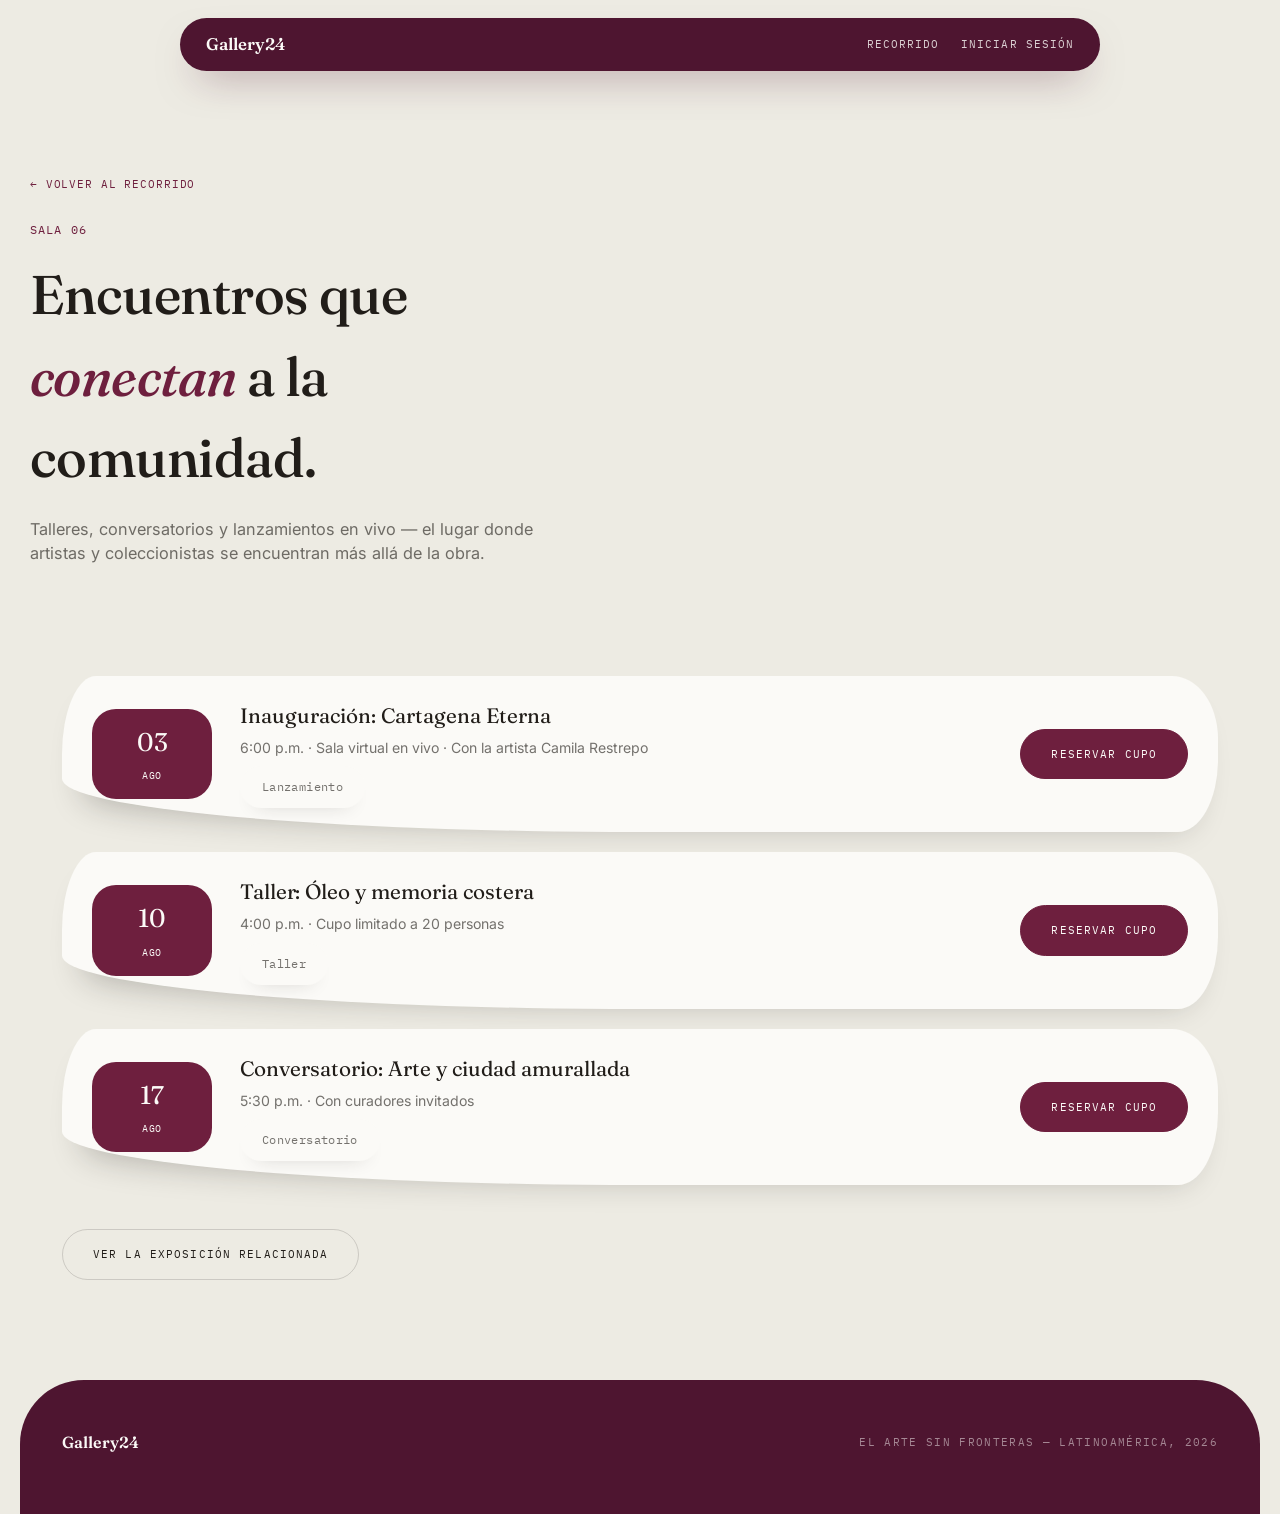
<file: sala-6-eventos.html>
<!DOCTYPE html>
<html lang="es">
<head>
<meta charset="UTF-8">
<meta name="viewport" content="width=device-width, initial-scale=1.0">
<title>Sala 6 — Eventos · Gallery24</title>
<link rel="preconnect" href="https://fonts.googleapis.com">
<link rel="preconnect" href="https://fonts.gstatic.com" crossorigin>
<link href="https://fonts.googleapis.com/css2?family=Fraunces:ital,opsz,wght@0,9..144,300;0,9..144,500;0,9..144,600;1,9..144,400&family=Inter:wght@400;500;600&family=IBM+Plex+Mono:wght@400;500&display=swap" rel="stylesheet">
<link rel="stylesheet" href="estilo.css">
<style>
  .hero-room{ padding:170px 0 40px; }
  .breadcrumb{ margin-bottom:22px; }
  .breadcrumb a{ font-family:'IBM Plex Mono', monospace; font-size:0.68rem; text-transform:uppercase; letter-spacing:0.08em; color:var(--wine); text-decoration:none; }
  .breadcrumb a:hover{ text-decoration:underline; }
  .hero-room h1{ font-size:clamp(2.1rem, 4.4vw, 3.4rem); max-width:16ch; }
  .hero-room h1 em{ font-style:italic; color:var(--wine); }
  .hero-room p{ max-width:52ch; margin-top:18px; color:var(--ink-soft); font-size:1.02rem; }

  .events{ display:flex; flex-direction:column; gap:20px; }
  .event{
    display:grid; grid-template-columns:120px 1fr auto; gap:28px; align-items:center;
    background:var(--paper); border-radius:34px 46px 40px 50% / 50% 40% 46% 34%;
    padding:24px 30px; box-shadow:0 16px 32px -22px rgba(33,29,25,0.28);
  }
  @media (max-width:700px){ .event{ grid-template-columns:1fr; text-align:left; } }
  .event-date{
    background:var(--wine); color:var(--paper); border-radius:24px;
    padding:14px 10px; text-align:center;
  }
  .event-date .day{ font-family:'Fraunces', serif; font-size:1.6rem; display:block; }
  .event-date .month{ font-family:'IBM Plex Mono', monospace; font-size:0.6rem; text-transform:uppercase; letter-spacing:0.08em; }
  .event-name{ font-family:'Fraunces', serif; font-size:1.3rem; }
  .event-meta{ color:var(--ink-soft); font-size:0.88rem; margin-top:6px; }
  .event-type{ display:inline-block; margin-top:8px; }
</style>
</head>
<body>

<nav>
  <a class="nav-mark" href="inicio.html">Gallery24</a>
  <div class="nav-links">
    <a href="inicio.html#recorrido">Recorrido</a>
    <a href="index.html">Iniciar sesión</a>
  </div>
</nav>

<header class="hero-room wrap">
  <div class="breadcrumb"><a href="inicio.html#recorrido">← Volver al recorrido</a></div>
  <span class="section-num">Sala 06</span>
  <h1 style="margin-top:14px;">Encuentros que <em>conectan</em> a la comunidad.</h1>
  <p>Talleres, conversatorios y lanzamientos en vivo — el lugar donde artistas y coleccionistas se encuentran más allá de la obra.</p>
</header>

<section>
  <div class="wrap">
    <div class="events reveal">
      <div class="event">
        <div class="event-date"><span class="day">03</span><span class="month">Ago</span></div>
        <div>
          <div class="event-name">Inauguración: Cartagena Eterna</div>
          <div class="event-meta">6:00 p.m. · Sala virtual en vivo · Con la artista Camila Restrepo</div>
          <span class="chip event-type">Lanzamiento</span>
        </div>
        <a class="btn btn-primary" href="#">Reservar cupo</a>
      </div>

      <div class="event">
        <div class="event-date"><span class="day">10</span><span class="month">Ago</span></div>
        <div>
          <div class="event-name">Taller: Óleo y memoria costera</div>
          <div class="event-meta">4:00 p.m. · Cupo limitado a 20 personas</div>
          <span class="chip event-type">Taller</span>
        </div>
        <a class="btn btn-primary" href="#">Reservar cupo</a>
      </div>

      <div class="event">
        <div class="event-date"><span class="day">17</span><span class="month">Ago</span></div>
        <div>
          <div class="event-name">Conversatorio: Arte y ciudad amurallada</div>
          <div class="event-meta">5:30 p.m. · Con curadores invitados</div>
          <span class="chip event-type">Conversatorio</span>
        </div>
        <a class="btn btn-primary" href="#">Reservar cupo</a>
      </div>
    </div>

    <div class="hero-cta" style="margin-top:44px;">
      <a class="btn btn-ghost" href="sala-5-exposiciones.html">Ver la exposición relacionada</a>
    </div>
  </div>
</section>

<footer>
  <div class="wrap foot-row">
    <span class="nav-mark" style="font-size:1rem;">Gallery24</span>
    <span class="mono">El arte sin fronteras — Latinoamérica, 2026</span>
  </div>
</footer>

<script>
  document.querySelectorAll('.event .btn-primary').forEach(btn => {
    btn.addEventListener('click', (e) => { e.preventDefault(); alert('La reserva de cupos se conecta en la Fase 1 avanzada (sistema de usuarios).'); });
  });
  const revealEls = document.querySelectorAll('.reveal');
  const io = new IntersectionObserver((entries) => {
    entries.forEach(entry => { if (entry.isIntersecting) { entry.target.classList.add('is-visible'); io.unobserve(entry.target); } });
  }, { threshold: 0.1 });
  revealEls.forEach(el => io.observe(el));
</script>
</body>
</html>
</file>
<file: estilo.css>
/* Gallery24 — estilos compartidos */

:root{
  --stone: #EDEBE3;
  --paper: #FBFAF7;
  --ink: #211D19;
  --ink-soft: rgba(33,29,25,0.62);
  --wine: #6E1F3E;
  --wine-deep: #4E1530;
  --brass: #A9822E;
  --brass-soft: #C7A44F;
  --line: rgba(33,29,25,0.14);
}

*{box-sizing:border-box; margin:0; padding:0;}
html{scroll-behavior:smooth;}

body{
  background:var(--stone);
  color:var(--ink);
  font-family:'Inter', sans-serif;
  line-height:1.5;
  overflow-x:hidden;
}

h1,h2,h3,.display{ font-family:'Fraunces', serif; font-weight:500; letter-spacing:-0.01em; }
.mono{ font-family:'IBM Plex Mono', monospace; text-transform:uppercase; letter-spacing:0.12em; font-size:0.7rem; }
a{color:inherit;}
img{display:block; max-width:100%;}
.wrap{ max-width:1220px; margin:0 auto; padding:0 32px; }

/* ---------- NAV ---------- */
nav{
  position:fixed; top:18px; left:50%; transform:translateX(-50%);
  z-index:50; width:min(920px, calc(100% - 40px));
  display:flex; align-items:center; justify-content:space-between;
  padding:14px 26px;
  background:var(--wine-deep);
  color:var(--paper);
  border-radius:999px;
  box-shadow:0 18px 40px -18px rgba(78,21,48,0.55);
}
.nav-mark{ font-family:'Fraunces', serif; font-size:1.05rem; font-weight:600; text-decoration:none; }
.nav-links{ display:flex; align-items:center; gap:22px; }
.nav-links a{ font-family:'IBM Plex Mono', monospace; font-size:0.66rem; text-transform:uppercase; letter-spacing:0.1em; text-decoration:none; opacity:0.82; }
.nav-links a:hover{ opacity:1; color:var(--brass-soft); }
.nav-cta{
  background:var(--brass-soft); color:var(--wine-deep) !important;
  padding:9px 18px; border-radius:999px; opacity:1 !important; font-weight:600;
}
@media (max-width:700px){ .nav-links a:not(.nav-cta){display:none;} }

/* ---------- botones ---------- */
.btn{
  font-family:'IBM Plex Mono', monospace; font-size:0.7rem; text-transform:uppercase; letter-spacing:0.1em;
  padding:16px 30px; border-radius:999px; text-decoration:none;
  display:inline-flex; align-items:center; gap:10px;
  border:1px solid rgba(33,29,25,0.16);
  transition:all .3s ease; cursor:pointer;
}
.btn-primary{ background:var(--wine); color:var(--paper); border-color:var(--wine); }
.btn-primary:hover{ background:var(--wine-deep); transform:translateY(-2px); }
.btn-ghost{ color:var(--ink); background:transparent; }
.btn-ghost:hover{ border-color:var(--wine); color:var(--wine); transform:translateY(-2px); }

/* ---------- ondas divisorias ---------- */
.wave{ display:block; width:100%; height:70px; margin-bottom:-2px; }

/* ---------- section shell ---------- */
section{ position:relative; padding:70px 0 100px; }
.section-head{ display:flex; justify-content:space-between; align-items:flex-end; gap:40px; margin-bottom:56px; flex-wrap:wrap; }
.section-head h2{ font-size:clamp(1.8rem, 3.2vw, 2.6rem); max-width:18ch; }
.section-num{ font-family:'IBM Plex Mono', monospace; font-size:0.72rem; color:var(--wine); letter-spacing:0.1em; text-transform:uppercase; }
.section-note{ max-width:34ch; color:var(--ink-soft); font-size:0.95rem; }

/* ---------- chips ---------- */
.chip{ font-family:'IBM Plex Mono', monospace; font-size:0.76rem; letter-spacing:0.03em; padding:12px 22px; border-radius:999px; color:var(--ink-soft); background:var(--paper); box-shadow:0 10px 20px -16px rgba(33,29,25,0.3); display:inline-block; }

/* ---------- footer ---------- */
footer{ background:var(--wine-deep); color:var(--paper); padding:50px 0 60px; border-radius:64px 64px 0 0; margin:0 20px; }
.foot-row{ display:flex; justify-content:space-between; align-items:center; flex-wrap:wrap; gap:20px; }
.foot-row .mono{ color:rgba(251,250,247,0.5); }

/* ---------- reveal on scroll ---------- */
.reveal{ opacity:0; transform:translateY(18px); transition:opacity .7s ease, transform .7s ease; }
.reveal.is-visible{ opacity:1; transform:translateY(0); }

@media (prefers-reduced-motion: reduce){ html{scroll-behavior:auto;} .reveal{opacity:1; transform:none; transition:none;} }
:focus-visible{ outline:2px solid var(--wine); outline-offset:3px; }
</file>
